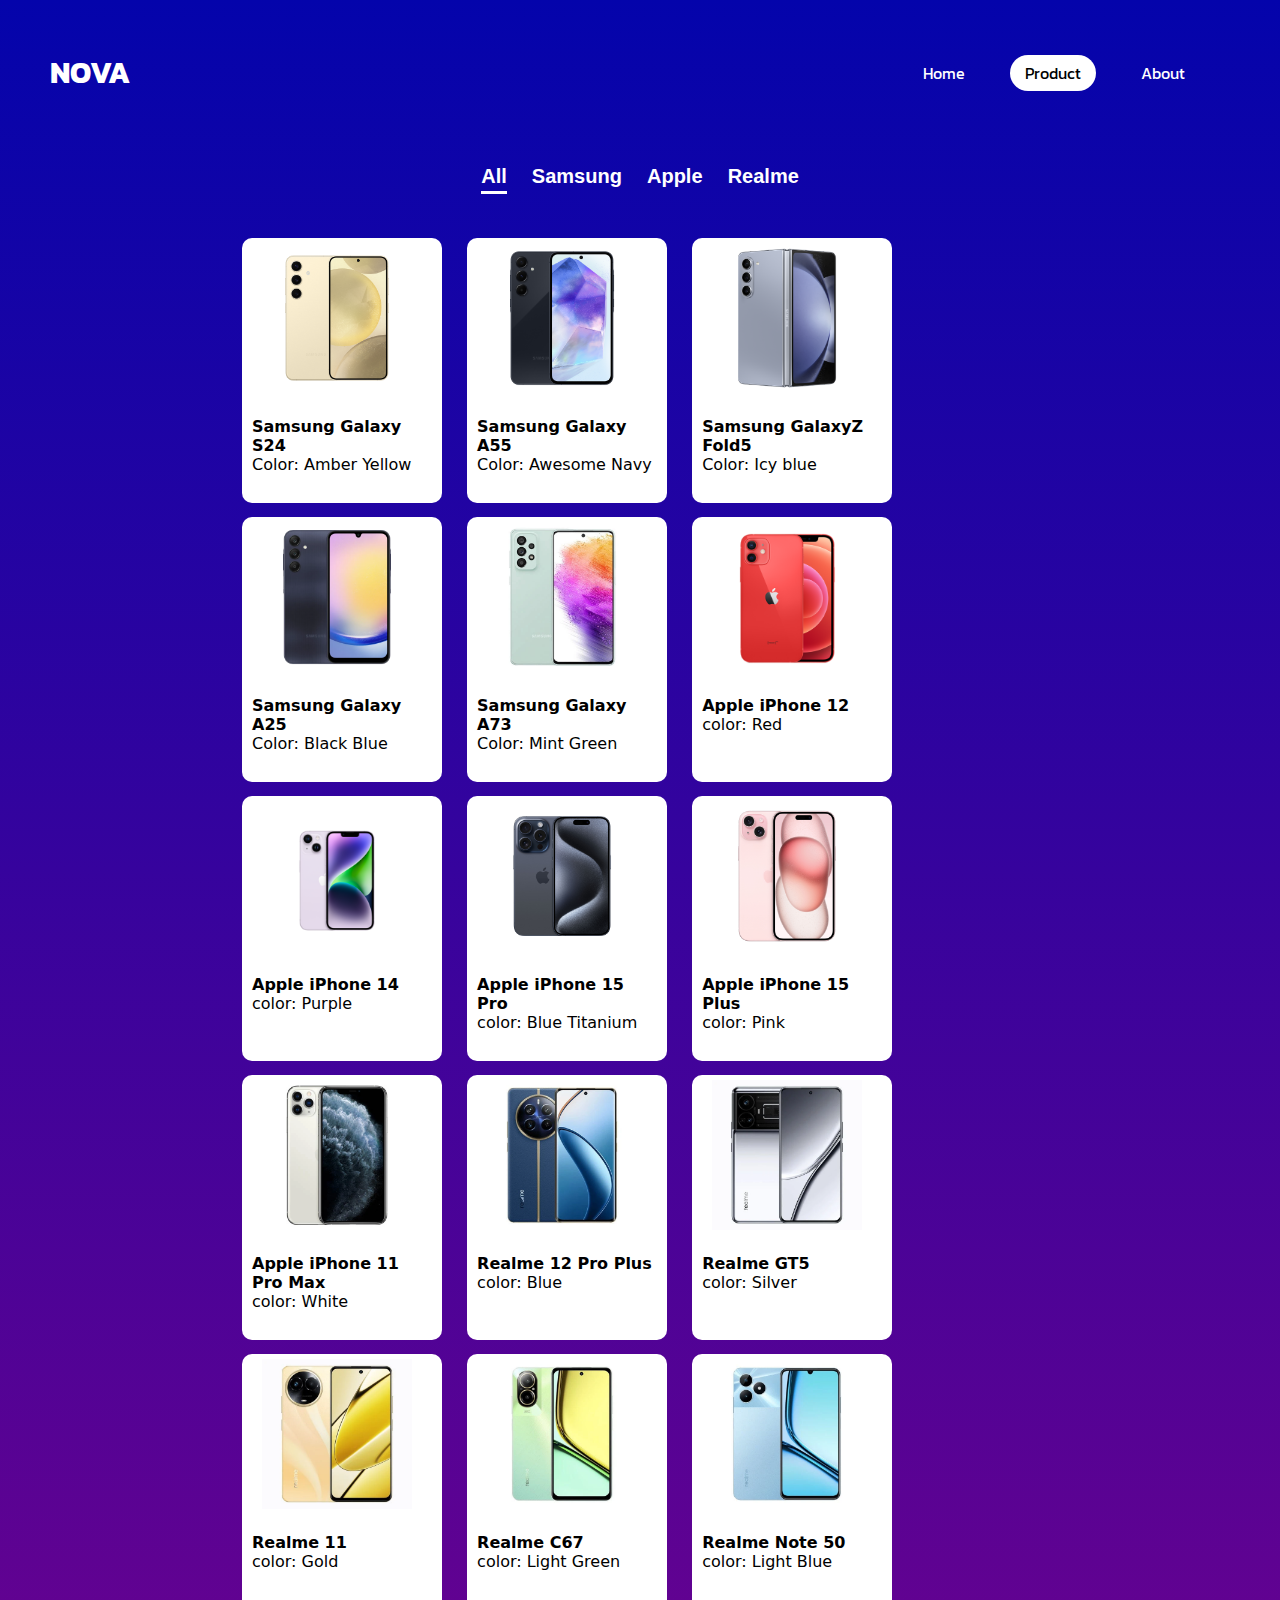
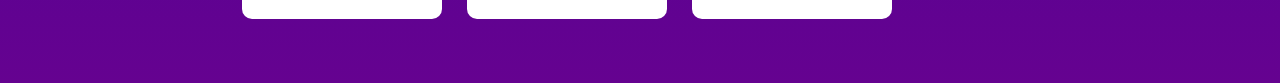
<file: product.html>
<!DOCTYPE html>
<html lang="en">
  <head>
    <meta charset="UTF-8" />
    <link rel="stylesheet" href="./pages/product/product.css" />
    <link rel="icon" type="image/x-icon" href="./images/favicon.png" />
    <link rel="preconnect" href="https://fonts.googleapis.com" />
    <link rel="preconnect" href="https://fonts.gstatic.com" crossorigin />
    <link
      href="https://fonts.googleapis.com/css2?family=Kanit:ital,wght@0,100;0,200;0,300;0,400;0,500;0,600;0,700;0,800;0,900;1,100;1,200;1,300;1,400;1,500;1,600;1,700;1,800;1,900&family=Poetsen+One&display=swap"
      rel="stylesheet"
    />
    <title>NOVA - Products</title>
  </head>
  <body>
    <header>
      <h2><a href="./main.html" class="logo" style="cursor: pointer">NOVA</a></h2>
      <ul>
        <li><a id="home-btn" style="cursor: pointer">Home</a></li>
        <li><a id="product-btn" style="cursor: pointer" class="active">Product</a></li>
        <li><a id="about-btn" style="cursor: pointer">About</a></li>
      </ul>
    </header>

    <section class="main">
      <div class="filter-btns">
        <button onclick="showAll()">All</button>
        <button onclick="showSamsung()">Samsung</button>
        <button onclick="showApple()">Apple</button>
        <button onclick="showRealme()">Realme</button>
      </div>
      <!-- .. -->
      <div id="allBoxes">
        <div id="box" class="samsung">
          <img src="./images/phones/s24.png" alt="Samsung Galaxy S24" />
          <div class="content"><b>Samsung Galaxy S24</b><br />Color: Amber Yellow</div>
          <div class="menu">
            <ul>
              <li><span>Ram:</span> 12GB</li>
              <li><span>Storage:</span> 256GB</li>
              <li><span>Battery:</span> 4422mAh</li>
              <li><span>Processor:</span> Exynos 2400</li>
              <li><span>Price:</span> 51,000EGP</li>
            </ul>
          </div>
        </div>
        <!-- .. -->
        <div id="box" class="samsung">
          <img src="./images/phones/a55.png" alt="Samsung Galaxy A55" />
          <div class="content"><b>Samsung Galaxy A55</b><br />Color: Awesome Navy</div>
          <div class="menu">
            <ul>
              <li><span>Ram:</span> 8GB</li>
              <li><span>Storage:</span> 128GB</li>
              <li><span>Battery:</span> 5000mAh</li>
              <li><span>Processor:</span> Exynos 1480</li>
              <li><span>Price:</span> 19,900EGP</li>
            </ul>
          </div>
        </div>
        <!-- .. -->
        <div id="box" class="samsung">
          <img src="./images/phones/Fold5.png" alt="Samsung Galaxy Z Fold5" />
          <div class="content"><b>Samsung GalaxyZ Fold5 </b><br />Color: Icy blue</div>
          <div class="menu">
            <ul>
              <li><span>Ram:</span> 12GB</li>
              <li><span>Storage:</span> 256GB</li>
              <li><span>Battery:</span> 4400mAh</li>
              <li><span>Processor:</span> Snapdrag 8Gen</li>
              <li><span>Price:</span> 75,000EGP</li>
            </ul>
          </div>
        </div>
        <!-- '' -->
        <div id="box" class="samsung">
          <img src="./images/phones/A25.png" alt="Samsung Galaxy A25" />
          <div class="content"><b>Samsung Galaxy A25</b><br />Color: Black Blue</div>
          <div class="menu">
            <ul>
              <li><span>Ram:</span> 6GB</li>
              <li><span>Storage:</span> 128GB</li>
              <li><span>Battery:</span> 5000mAh</li>
              <li><span>Processor:</span> Exynos 1280</li>
              <li><span>Price:</span> 11,300EGP</li>
            </ul>
          </div>
        </div>
        <!-- '' -->
        <div id="box" class="samsung">
          <img src="./images/phones/A73.webp" alt="Samsung Galaxy A73" />
          <div class="content"><b>Samsung Galaxy A73 </b><br />Color: Mint Green</div>
          <div class="menu">
            <ul>
              <li><span>Ram:</span> 8GB</li>
              <li><span>Storage:</span> 256GB</li>
              <li><span>Battery:</span> 5000mAh</li>
              <li><span>Processor:</span> Snapdrag 778G</li>
              <li><span>Price:</span> 19,500EGP</li>
            </ul>
          </div>
        </div>
        <!-- '' -->
        <div id="box" class="apple">
          <img src="./images/phones/iPhone-12.png" alt="Apple iPhone 12" />
          <div class="content"><b>Apple iPhone 12</b><br />color: Red</div>
          <div class="menu">
            <ul>
              <li><span>Ram:</span> 4GB</li>
              <li><span>Storage:</span> 64GB</li>
              <li><span>Battery:</span> 2815mAh</li>
              <li><span>Processor:</span> A14 Bionic chip</li>
              <li><span>Price:</span> 27,000EGP</li>
            </ul>
          </div>
        </div>
        <!-- .. -->
        <div id="box" class="apple">
          <img src="./images/phones/iPhone_14.png" alt="Apple iPhone 14 " />
          <div class="content"><b>Apple iPhone 14</b><br />color: Purple</div>
          <div class="menu">
            <ul>
              <li><span>Ram:</span> 6GB</li>
              <li><span>Storage:</span> 128GB</li>
              <li><span>Battery:</span> 3279mAh</li>
              <li><span>Processor:</span> A15 Bionic</li>
              <li><span>Price:</span> 35,000EGP</li>
            </ul>
          </div>
        </div>
        <!-- .. -->
        <div id="box" class="apple">
          <img src="./images/phones/iPhone15Pro.png" alt="Apple iPhone 15 Pro " />
          <div class="content"><b>Apple iPhone 15 Pro </b><br />color: Blue Titanium</div>
          <div class="menu">
            <ul>
              <li><span>Ram:</span> 8GB</li>
              <li><span>Storage:</span> 128GB</li>
              <li><span>Battery:</span> 3274mAh</li>
              <li><span>Processor:</span> A17 Pro chip</li>
              <li><span>Price:</span> 57,000EGP</li>
            </ul>
          </div>
        </div>
        <!-- '' -->
        <div id="box" class="apple">
          <img src="./images/phones/iPhone15Plus.png" alt="Apple iPhone 15 Plus  " />
          <div class="content"><b>Apple iPhone 15 Plus</b><br />color: Pink</div>
          <div class="menu">
            <ul>
              <li><span>Ram:</span> 6GB</li>
              <li><span>Storage:</span>128GB</li>
              <li><span>Battery:</span> 4389mAh</li>
              <li><span>Processor:</span>A16 Bionic Chip</li>
              <li><span>Price:</span> 48,000EGP</li>
            </ul>
          </div>
        </div>
        <!-- '' -->
        <div id="box" class="apple">
          <img src="./images/phones/iPhone-11-Pro-Max.webp" alt="Apple iPhone 11 Pro Max  " />
          <div class="content"><b>Apple iPhone 11 Pro Max </b><br />color: White</div>
          <div class="menu">
            <ul>
              <li><span>Ram:</span> 4GB</li>
              <li><span>Storage:</span>512GB</li>
              <li><span>Battery:</span> 4000mAh</li>
              <li><span>Processor:</span> A13 Bionic</li>
              <li><span>Price:</span> 29,000EGP</li>
            </ul>
          </div>
        </div>
        <!-- '' -->
        <div id="box" class="realme">
          <img src="./images/phones/realme12-pro-plus.webp" alt="Realme 12 Pro Plus" />
          <div class="content"><b>Realme 12 Pro Plus</b><br />color: Blue</div>
          <div class="menu">
            <ul>
              <li><span>Ram:</span> 12GB</li>
              <li><span>Storage:</span> 512GB</li>
              <li><span>Battery:</span> 4389mAh</li>
              <li><span>Processor:</span> Snapdrag 7s Gen</li>
              <li><span>Price:</span> 20,000EGP</li>
            </ul>
          </div>
        </div>
        <!-- .. -->
        <div id="box" class="realme">
          <img src="./images/phones/Realme-GT5.webp" alt="Realme GT5" />
          <div class="content"><b>Realme GT5</b><br />color: Silver</div>
          <div class="menu">
            <ul>
              <li><span>Ram:</span> 12GB</li>
              <li><span>Storage:</span> 256GB</li>
              <li><span>Battery:</span> 4600mAh</li>
              <li><span>Processor:</span> Snapdrag 8 Gen</li>
              <li><span>Price:</span> 29,500EGP</li>
            </ul>
          </div>
        </div>
        <!-- .. -->
        <div id="box" class="realme">
          <img src="./images/phones/Realme-11.webp" alt="Realme 11" />
          <div class="content"><b>Realme 11</b><br />color: Gold</div>
          <div class="menu">
            <ul>
              <li><span>Ram:</span> 8GB</li>
              <li><span>Storage:</span> 256GB</li>
              <li><span>Battery:</span> 5000mAh</li>
              <li><span>Processor:</span>Dim 6100 Plus</li>
              <li><span>Price:</span> 11,00EGP</li>
            </ul>
          </div>
        </div>
        <!-- '' -->
        <div id="box" class="realme">
          <img src="./images/phones/Realme-C67.webp" alt="Realme C67" />
          <div class="content"><b>Realme C67</b><br />color: Light Green</div>
          <div class="menu">
            <ul>
              <li><span>Ram:</span> 8GB</li>
              <li><span>Storage:</span> 256GB</li>
              <li><span>Battery:</span> 5000mAh</li>
              <li><span>Processor:</span> Snapdragon 685</li>
              <li><span>Price:</span> 7,600EGP</li>
            </ul>
          </div>
        </div>
        <!-- '' -->
        <div id="box" class="realme">
          <img src="./images/phones/Realme-Note-50.webp" alt="Realme Note 50" />
          <div class="content"><b>Realme Note 50</b><br />color: Light Blue</div>
          <div class="menu">
            <ul>
              <li><span>Ram:</span> 4GB</li>
              <li><span>Storage:</span> 128GB</li>
              <li><span>Battery:</span> 5000mAh</li>
              <li><span>Processor:</span> Uni Tiger T612</li>
              <li><span>Price:</span> 5,100EGP</li>
            </ul>
          </div>
        </div>
        <!-- '' -->
      </div>
      <!-- ... -->
      <!-- ... -->
      <!-- ... -->
    </section>
    <script src="./pages/product/product.js"></script>
    <script src="./pages/global.js"></script>
  </body>
</html>
</file>
<file: pages/product/product.css>
* {
  margin: 0;
  padding: 0;
}
.blur {
  filter: blur(5px);
  transition: filter 0.1s ease;
}
body {
  background: linear-gradient(rgb(4, 4, 171), rgb(101, 2, 144));
  height: auto;
  font-family: system-ui;
}

a {
  text-decoration: none;
  color: white;
}

header {
  display: flex;
  justify-content: space-between;
  align-items: center;
  margin: 30px;
  font-family: 'Kanit', sans-serif;
}

header {
  padding: 20px;
}

header .logo {
  font-size: 30px;
}
header ul {
  display: flex;
  justify-content: center;
  align-items: center;
  list-style: none;
}
header ul li {
  margin-right: 30px;
}

header ul li a {
  padding: 6px 15px;
  color: white;
}

header ul li a:hover,
.active {
  border-radius: 20px; /*3aa4an 7awaf el border ta5od curve*/
  background-color: rgb(255, 255, 255); /*lama agi a click 3ala 7aga man el navbar ya3mal white square 3al el kalma*/
  color: black; /*3a4an ana fo2 m5alia el kalam bal white w hia el square white fa el kalma mo4 htban fa 5altha hana black ma3 el white square*/
}

header ul li a:hover {
  background-color: rgba(255, 255, 255, 0.637);
}

header ul li a::after {
  content: '';
  width: 0;
  height: 3px;
  background: white;
  position: absolute;
  left: 0;
  bottom: -1px;
  transition: 0.5s;
}

header ul li a:hover::after {
  width: 100%;
}

/* -----------------  Buttons  --------------- */
.filter-btns {
  margin-top: 50px;
  text-align: center;
}

.filter-btns button {
  color: white;
  text-decoration: none;
  font-size: 20px;
  font-weight: 550;
  position: relative;
  background-color: transparent;
  border: none;
  cursor: pointer;
  margin: 0 10px;
}

.filter-btns button::after {
  content: '';
  width: 0;
  height: 3px;
  background: white;
  position: absolute;
  left: 0;
  bottom: -6px;
  transition: 0.5s;
}

.filter-btns button.active::after {
  width: 100%;
}

/* CSS styles to hide boxes by default */
#box.hidden {
  display: none;
}

/* --------  Boxes ------------- */

#allBoxes {
  padding: 50px;
  margin-left: 15%;
  margin-right: 10%;
}

#box {
  width: 200px;
  height: 265px;
  background-color: white;
  display: inline-block;
  margin-right: 20px;
  margin-bottom: 10px;
  border-radius: 10px;
  position: relative;
  cursor: pointer;
  overflow: hidden;
}

#box img {
  width: 150px;
  margin-top: 5px;
  margin-left: 20px;
  height: auto;
}

#box .content {
  padding: 10px;
  margin-top: 10px;
}

.menu {
  position: absolute;
  font-family: 'Gill Sans', Calibri, 'Trebuchet MS', sans-serif;
  top: 0;
  left: 0;
  width: 100%;
  height: 100%;
  background-color: #f3f3f3;
  padding: 5px;
  text-align: justify;
  margin-top: 154px;
  opacity: 0;
  visibility: hidden;
  transition: opacity 0.5s ease, visibility 0s linear 0.01s; /* Delay visibility change */
}

#box:hover .menu {
  opacity: 1;
  visibility: visible;
}

.menu span {
  font-family: 'Gill Sans', Calibri, 'Trebuchet MS', sans-serif;
  font-weight: 800;
  color: rgb(83, 11, 197);
}
</file>
